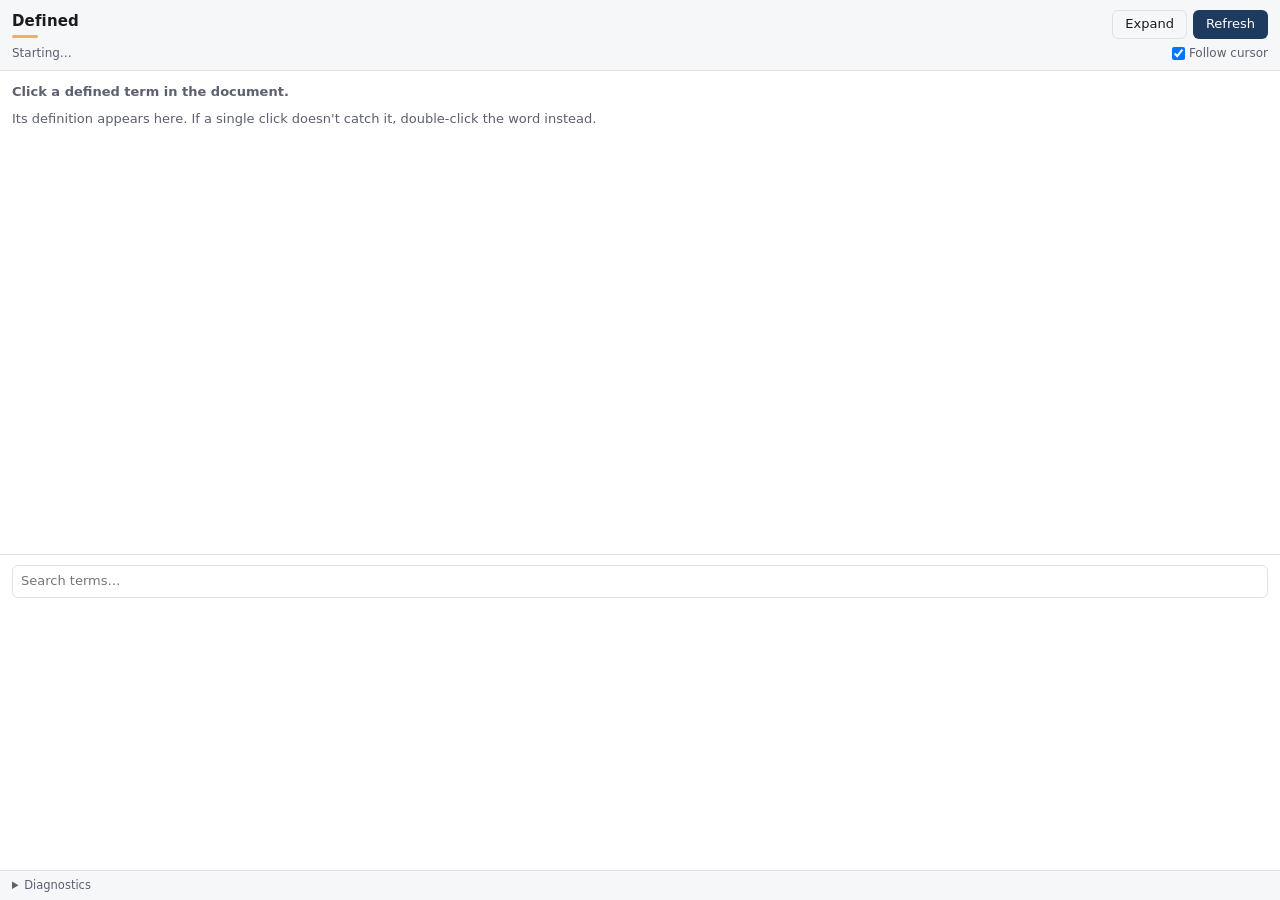
<file: index.html>
<!DOCTYPE html>
<html lang="en">
<head>
  <meta charset="UTF-8">
  <meta name="viewport" content="width=device-width, initial-scale=1">
  <title>Defined</title>
  <!-- Office.js must be loaded from Microsoft's CDN; this is how every add-in
       works. It carries no document content. See README "Privacy". -->
  <script src="https://appsforoffice.microsoft.com/lib/1/hosted/office.js"></script>
  <link rel="stylesheet" href="taskpane.css?v=6">
</head>
<body>

  <header class="bar">
    <div class="bar-main">
      <h1>Defined</h1>
      <span class="bar-actions">
        <button id="expand" type="button" class="btn ghost"
                title="Give the definition the whole pane">Expand</button>
        <button id="refresh" type="button" class="btn" title="Re-scan the document">Refresh</button>
      </span>
    </div>
    <div class="bar-sub">
      <span id="status">Starting…</span>
      <label class="toggle">
        <input type="checkbox" id="follow" checked>
        <span>Follow cursor</span>
      </label>
    </div>
  </header>

  <section id="definition" class="definition">
    <div class="empty">
      <p><strong>Click a defined term in the document.</strong></p>
      <p>Its definition appears here. If a single click doesn't catch it,
         double-click the word instead.</p>
    </div>
  </section>

  <section class="browse">
    <input type="search" id="search" class="search" placeholder="Search terms…"
           autocomplete="off" spellcheck="false">
    <div id="count" class="count"></div>
    <ul id="list" class="list"></ul>
  </section>

  <details class="diag">
    <summary>Diagnostics</summary>
    <div id="diag-body">Nothing yet.</div>
  </details>

  <script src="terms.js?v=6"></script>
  <script src="app.js?v=6"></script>
</body>
</html>
</file>
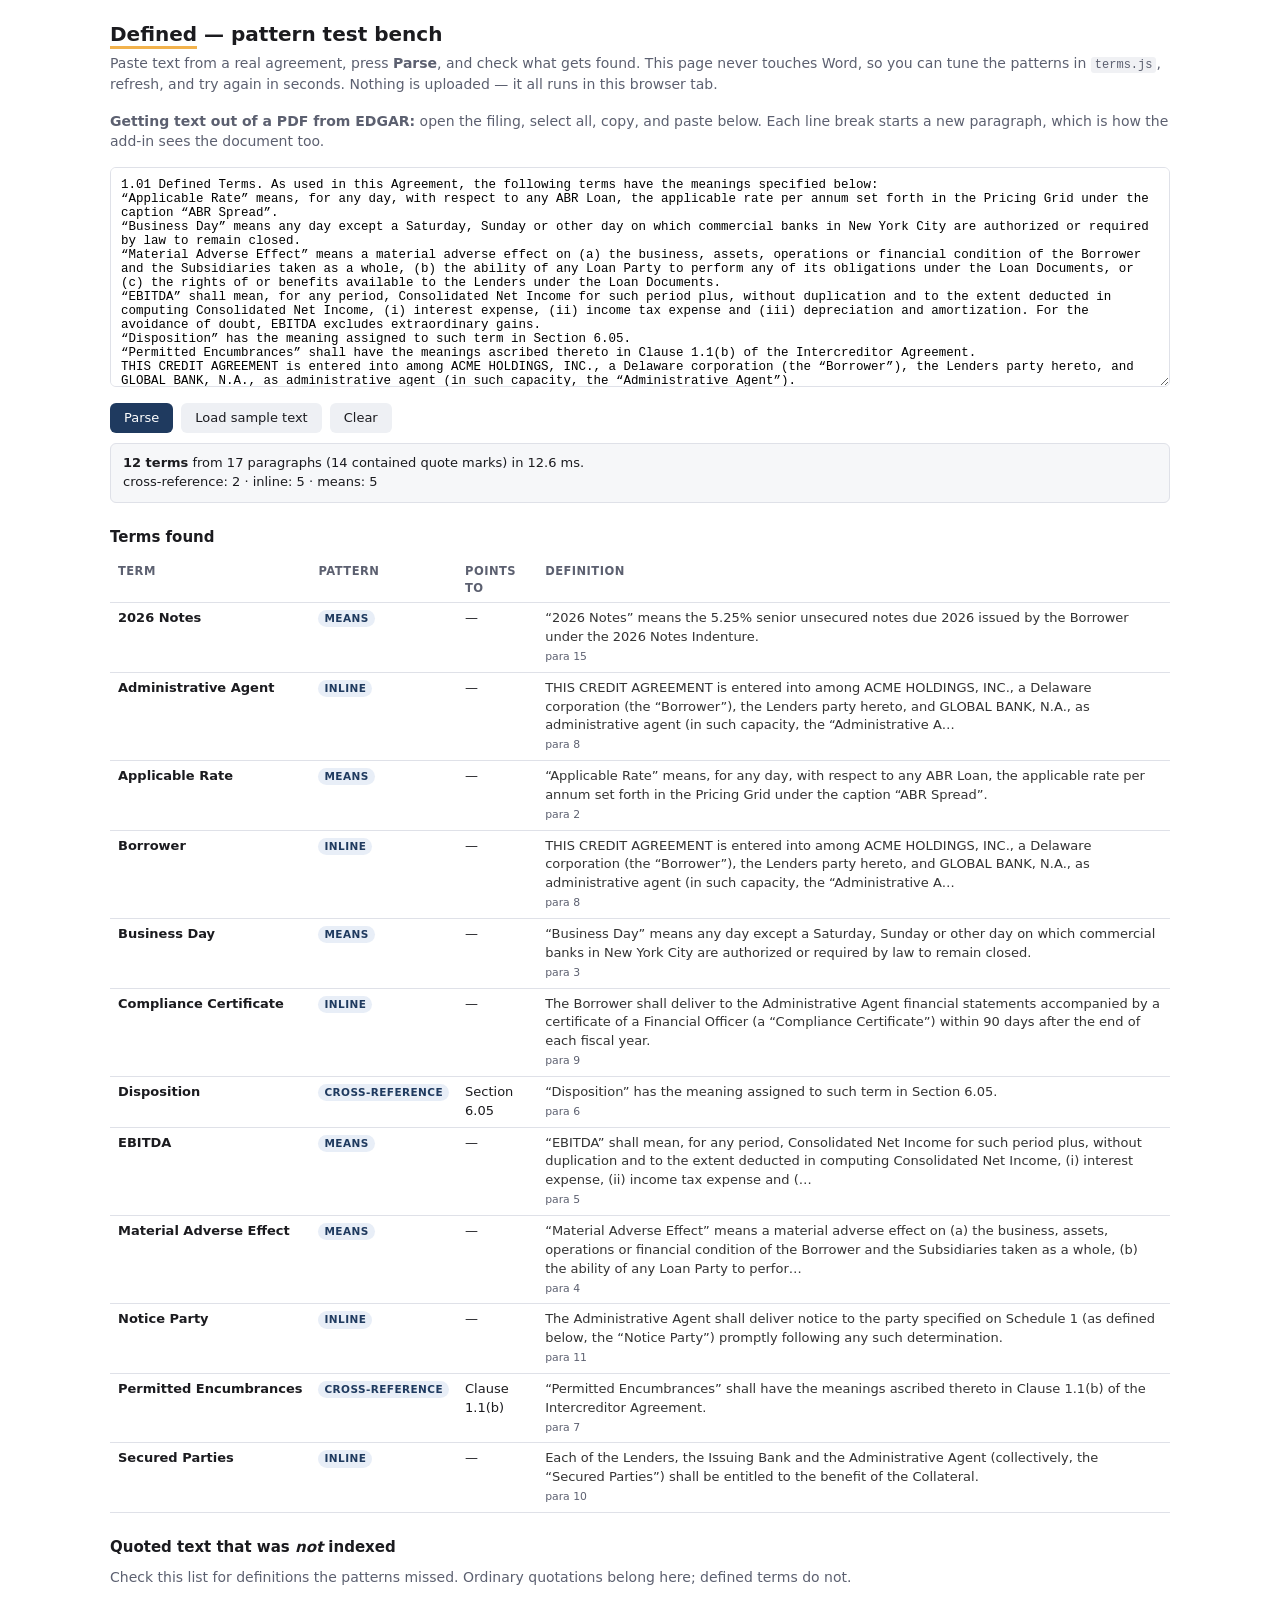
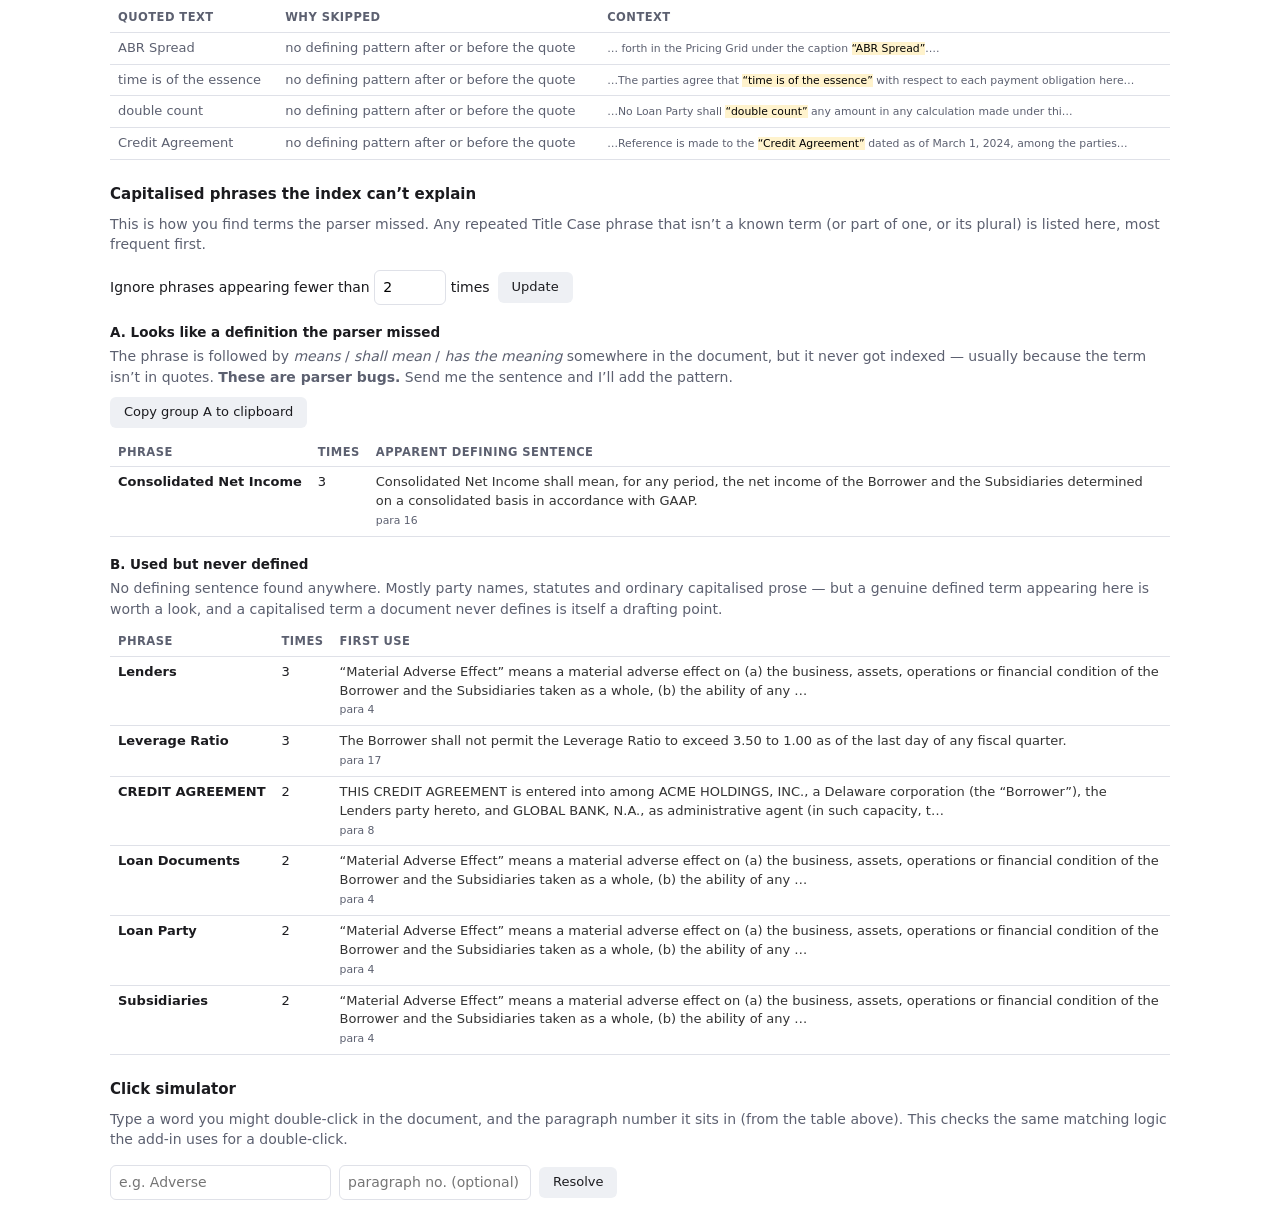
<file: test.html>
<!DOCTYPE html>
<html lang="en">
<head>
<meta charset="UTF-8">
<meta name="viewport" content="width=device-width, initial-scale=1">
<title>Defined — pattern test bench</title>
<style>
  :root { --line:#dfe1e8; --dim:#5c6070; --accent:#1f3a5f; --amber:#f2b24c; }
  * { box-sizing: border-box; }
  body { margin:0; padding:20px; max-width:1100px; margin-inline:auto;
         font-family:"Segoe UI",system-ui,sans-serif; font-size:14px;
         line-height:1.45; color:#1b1b1f; }
  h1 { font-size:20px; margin:0 0 4px; }
  h1 span { border-bottom:3px solid var(--amber); }
  h2 { font-size:15px; margin:24px 0 8px; }
  p.lede { color:var(--dim); margin:0 0 16px; }
  textarea { width:100%; height:220px; padding:10px; font-family:Consolas,monospace;
             font-size:12.5px; border:1px solid var(--line); border-radius:6px; }
  .row { display:flex; gap:8px; align-items:center; flex-wrap:wrap; margin:10px 0; }
  button { font:inherit; font-size:13px; padding:6px 14px; color:#fff;
           background:var(--accent); border:0; border-radius:6px; cursor:pointer; }
  button.ghost { background:#eef0f4; color:#1b1b1f; }
  input[type=text] { font:inherit; padding:6px 8px; border:1px solid var(--line);
                     border-radius:6px; }
  .stats { background:#f6f7f9; border:1px solid var(--line); border-radius:6px;
           padding:10px 12px; font-size:13px; }
  table { width:100%; border-collapse:collapse; margin-top:8px; }
  th,td { text-align:left; vertical-align:top; padding:6px 8px;
          border-bottom:1px solid var(--line); font-size:13px; }
  th { font-size:11.5px; text-transform:uppercase; letter-spacing:.04em;
       color:var(--dim); }
  td.term { font-weight:600; white-space:nowrap; }
  td.def { color:#333; }
  .badge { display:inline-block; font-size:10.5px; font-weight:600; padding:1px 6px;
           border-radius:10px; background:#e8eef7; color:var(--accent);
           text-transform:uppercase; letter-spacing:.04em; white-space:nowrap; }
  .badge.weak { background:#eee; color:var(--dim); }
  .rejected td { color:var(--dim); }
  details { margin-top:8px; }
  summary { cursor:pointer; font-weight:600; }
  mark { background:#fff3cd; }
  code { background:#f0f1f4; padding:1px 4px; border-radius:3px; font-size:12px; }
</style>
</head>
<body>

<h1><span>Defined</span> — pattern test bench</h1>
<p class="lede">
  Paste text from a real agreement, press <strong>Parse</strong>, and check what
  gets found. This page never touches Word, so you can tune the patterns in
  <code>terms.js</code>, refresh, and try again in seconds. Nothing is uploaded —
  it all runs in this browser tab.
</p>

<p class="lede">
  <strong>Getting text out of a PDF from EDGAR:</strong> open the filing, select
  all, copy, and paste below. Each line break starts a new paragraph, which is
  how the add-in sees the document too.
</p>

<textarea id="input" spellcheck="false"></textarea>

<div class="row">
  <button id="parse">Parse</button>
  <button id="sample" class="ghost">Load sample text</button>
  <button id="clear" class="ghost">Clear</button>
</div>

<div id="stats" class="stats">Not parsed yet.</div>

<h2>Terms found</h2>
<table id="found">
  <thead><tr><th>Term</th><th>Pattern</th><th>Points to</th><th>Definition</th></tr></thead>
  <tbody></tbody>
</table>

<h2>Quoted text that was <em>not</em> indexed</h2>
<p class="lede">
  Check this list for definitions the patterns missed. Ordinary quotations
  belong here; defined terms do not.
</p>
<table id="rejected">
  <thead><tr><th>Quoted text</th><th>Why skipped</th><th>Context</th></tr></thead>
  <tbody></tbody>
</table>

<h2>Capitalised phrases the index can&rsquo;t explain</h2>
<p class="lede">
  This is how you find terms the parser missed. Any repeated Title Case phrase
  that isn&rsquo;t a known term (or part of one, or its plural) is listed here,
  most frequent first.
</p>
<div class="row">
  <label>Ignore phrases appearing fewer than
    <input type="text" id="minCount" value="2" size="3"> times</label>
  <button id="rescan" class="ghost">Update</button>
</div>

<h3 style="font-size:13.5px;margin:18px 0 4px">
  A. Looks like a definition the parser missed
</h3>
<p class="lede" style="margin-bottom:6px">
  The phrase is followed by <em>means</em> / <em>shall mean</em> / <em>has the
  meaning</em> somewhere in the document, but it never got indexed &mdash;
  usually because the term isn&rsquo;t in quotes. <strong>These are parser
  bugs.</strong> Send me the sentence and I&rsquo;ll add the pattern.
</p>
<div class="row">
  <button id="copyA" class="ghost">Copy group A to clipboard</button>
  <span id="copyAOut" style="color:var(--dim)"></span>
</div>
<table id="missed">
  <thead><tr><th>Phrase</th><th>Times</th><th>Apparent defining sentence</th></tr></thead>
  <tbody></tbody>
</table>

<h3 style="font-size:13.5px;margin:18px 0 4px">
  B. Used but never defined
</h3>
<p class="lede" style="margin-bottom:6px">
  No defining sentence found anywhere. Mostly party names, statutes and
  ordinary capitalised prose &mdash; but a genuine defined term appearing here
  is worth a look, and a capitalised term a document never defines is itself a
  drafting point.
</p>
<table id="undefined">
  <thead><tr><th>Phrase</th><th>Times</th><th>First use</th></tr></thead>
  <tbody></tbody>
</table>

<h2>Click simulator</h2>
<p class="lede">
  Type a word you might double-click in the document, and the paragraph number
  it sits in (from the table above). This checks the same matching logic the
  add-in uses for a double-click.
</p>
<div class="row">
  <input type="text" id="simWord" placeholder="e.g. Adverse" size="24">
  <input type="text" id="simPara" placeholder="paragraph no. (optional)" size="20">
  <button id="simRun" class="ghost">Resolve</button>
  <span id="simOut"></span>
</div>

<script src="terms.js?v=6"></script>
<script>
(function () {
  'use strict';
  var T = window.DefinedTerms;
  var index = null, paras = [];

  var SAMPLE = [
    '1.01 Defined Terms. As used in this Agreement, the following terms have the meanings specified below:',
    '“Applicable Rate” means, for any day, with respect to any ABR Loan, the applicable rate per annum set forth in the Pricing Grid under the caption “ABR Spread”.',
    '“Business Day” means any day except a Saturday, Sunday or other day on which commercial banks in New York City are authorized or required by law to remain closed.',
    '“Material Adverse Effect” means a material adverse effect on (a) the business, assets, operations or financial condition of the Borrower and the Subsidiaries taken as a whole, (b) the ability of any Loan Party to perform any of its obligations under the Loan Documents, or (c) the rights of or benefits available to the Lenders under the Loan Documents.',
    '“EBITDA” shall mean, for any period, Consolidated Net Income for such period plus, without duplication and to the extent deducted in computing Consolidated Net Income, (i) interest expense, (ii) income tax expense and (iii) depreciation and amortization. For the avoidance of doubt, EBITDA excludes extraordinary gains.',
    '“Disposition” has the meaning assigned to such term in Section 6.05.',
    '“Permitted Encumbrances” shall have the meanings ascribed thereto in Clause 1.1(b) of the Intercreditor Agreement.',
    'THIS CREDIT AGREEMENT is entered into among ACME HOLDINGS, INC., a Delaware corporation (the “Borrower”), the Lenders party hereto, and GLOBAL BANK, N.A., as administrative agent (in such capacity, the “Administrative Agent”).',
    'The Borrower shall deliver to the Administrative Agent financial statements accompanied by a certificate of a Financial Officer (a “Compliance Certificate”) within 90 days after the end of each fiscal year.',
    'Each of the Lenders, the Issuing Bank and the Administrative Agent (collectively, the “Secured Parties”) shall be entitled to the benefit of the Collateral.',
    'The Administrative Agent shall deliver notice to the party specified on Schedule 1 (as defined below, the “Notice Party”) promptly following any such determination.',
    'The parties agree that “time is of the essence” with respect to each payment obligation hereunder.',
    'No Loan Party shall “double count” any amount in any calculation made under this Section 6.12.',
    'Reference is made to the “Credit Agreement” dated as of March 1, 2024, among the parties hereto.',
    '“2026 Notes” means the 5.25% senior unsecured notes due 2026 issued by the Borrower under the 2026 Notes Indenture.',
    'Consolidated Net Income shall mean, for any period, the net income of the Borrower and the Subsidiaries determined on a consolidated basis in accordance with GAAP.',
    'The Borrower shall not permit the Leverage Ratio to exceed 3.50 to 1.00 as of the last day of any fiscal quarter. The Leverage Ratio shall be calculated on a pro forma basis. Any failure to comply with the Leverage Ratio shall constitute an Event of Default.'
  ].join('\n');

  var KIND_LABEL = { means:'means', crossref:'cross-reference',
                     inline:'inline', 'inline?':'inline (uncertain)' };

  function esc(s) {
    return String(s == null ? '' : s).replace(/&/g,'&amp;')
      .replace(/</g,'&lt;').replace(/>/g,'&gt;').replace(/"/g,'&quot;');
  }
  function clip(s, n) {
    var t = String(s).replace(/\s+/g,' ');
    return t.length > n ? t.slice(0, n-1) + '…' : t;
  }

  function parse() {
    paras = document.getElementById('input').value.split(/\n+/)
      .map(function (s) { return s.replace(/^\s+|\s+$/g,''); })
      .filter(function (s) { return s.length > 0; });

    var t0 = performance.now();
    index = T.buildIndex(paras);
    var ms = (performance.now() - t0).toFixed(1);

    var byKind = {};
    index.terms.forEach(function (t) { byKind[t.kind] = (byKind[t.kind]||0) + 1; });
    var breakdown = Object.keys(byKind).sort().map(function (k) {
      return (KIND_LABEL[k]||k) + ': ' + byKind[k];
    }).join(' · ') || 'none';

    document.getElementById('stats').innerHTML =
      '<strong>' + index.terms.length + ' terms</strong> from ' +
      paras.length + ' paragraphs (' + index.paragraphsWithQuotes +
      ' contained quote marks) in ' + ms + ' ms.<br>' + esc(breakdown);

    renderFound();
    renderRejected();
    renderSuspects();
  }

  /* Phrases the index cannot account for, split by whether the document
     appears to define them. Group A are parser gaps; group B are not. */
  function renderSuspects() {
    var min = parseInt(document.getElementById('minCount').value, 10);
    if (isNaN(min) || min < 1) min = 1;
    var suspects = T.findSuspects(paras, index, { minCount: min });

    function rows(items, emptyMsg) {
      if (!items.length) return '<tr><td colspan="3">' + emptyMsg + '</td></tr>';
      return items.map(function (s) {
        return '<tr><td class="term">' + esc(s.phrase) + '</td>' +
               '<td>' + s.count + '</td>' +
               '<td class="def">' + esc(clip(s.sample, 200)) +
               '<br><small style="color:#5c6070">para ' + (s.paragraph+1) + '</small></td></tr>';
      }).join('');
    }

    var missed = suspects.filter(function (s) { return s.defining; });
    var undef  = suspects.filter(function (s) { return !s.defining; });

    document.querySelector('#missed tbody').innerHTML =
      rows(missed, 'None — every apparent definition was indexed.');
    document.querySelector('#undefined tbody').innerHTML =
      rows(undef.slice(0, 80), 'None.') +
      (undef.length > 80
        ? '<tr><td colspan="3"><small>…and ' + (undef.length - 80) +
          ' more below the display limit.</small></td></tr>'
        : '');
  }

  function renderFound() {
    var rows = index.terms.map(function (t) {
      var weak = t.confidence < 2 ? ' weak' : '';
      return '<tr>' +
        '<td class="term">' + esc(t.term) + '</td>' +
        '<td><span class="badge' + weak + '">' + esc(KIND_LABEL[t.kind]||t.kind) + '</span></td>' +
        '<td>' + esc(t.pointer || '—') + '</td>' +
        '<td class="def">' + esc(clip(t.text, 220)) +
          '<br><small style="color:#5c6070">para ' + (t.paragraph+1) +
          (t.alternates.length ? ' · ' + t.alternates.length + ' other definition(s)' : '') +
          '</small></td>' +
      '</tr>';
    }).join('');
    document.querySelector('#found tbody').innerHTML =
      rows || '<tr><td colspan="4">Nothing found.</td></tr>';
  }

  /* Re-walk the quoted spans and show the ones buildIndex threw away, with the
     reason. This is where you spot patterns that need adding. */
  function renderRejected() {
    var internals = T._internals;
    var re = internals.QUOTED_RE;
    var rows = [];

    for (var i = 0; i < paras.length; i++) {
      var text = paras[i];
      re.lastIndex = 0;
      var m;
      while ((m = re.exec(text)) !== null) {
        var span = { start: m.index, end: m.index + m[0].length };
        var hit = internals.classify(text, span);
        var reason = null;
        if (!hit) {
          reason = 'no defining pattern after or before the quote';
        } else if (!internals.isPlausibleTerm(m[1], hit.kind)) {
          reason = 'matched "' + (KIND_LABEL[hit.kind]||hit.kind) +
                   '" but rejected as implausible';
        }
        if (!reason) continue;

        var ctxStart = Math.max(0, span.start - 45);
        var context = esc(text.slice(ctxStart, span.start)) +
                      '<mark>' + esc(m[0]) + '</mark>' +
                      esc(text.slice(span.end, span.end + 45));
        rows.push('<tr class="rejected"><td>' + esc(clip(m[1], 50)) + '</td>' +
                  '<td>' + esc(reason) + '</td>' +
                  '<td><small>…' + context + '…</small></td></tr>');
      }
    }
    document.querySelector('#rejected tbody').innerHTML =
      rows.join('') || '<tr><td colspan="3">Every quoted span was indexed.</td></tr>';
  }

  function simulate() {
    var out = document.getElementById('simOut');
    if (!index) { out.textContent = 'Parse something first.'; return; }
    var word = document.getElementById('simWord').value;
    var pn = parseInt(document.getElementById('simPara').value, 10);
    var paraText = (!isNaN(pn) && paras[pn-1]) ? paras[pn-1] : '';
    var r = T.matchSelectionText(word, index, paraText);
    out.innerHTML = r
      ? '→ <strong>' + esc(r.term) + '</strong> <span class="badge">' +
        esc(KIND_LABEL[r.kind]||r.kind) + '</span>'
      : '→ no match';
  }

  document.getElementById('parse').addEventListener('click', parse);
  document.getElementById('rescan').addEventListener('click', renderSuspects);

  /* Copy group A as plain text, ready to paste straight into a chat. */
  document.getElementById('copyA').addEventListener('click', function () {
    var out = document.getElementById('copyAOut');
    if (!index) { out.textContent = 'Parse something first.'; return; }
    var min = parseInt(document.getElementById('minCount').value, 10);
    if (isNaN(min) || min < 1) min = 1;
    var A = T.findSuspects(paras, index, { minCount: min })
             .filter(function (s) { return s.defining; });

    if (!A.length) {
      out.textContent = 'Group A is empty — nothing to copy.';
      return;
    }
    var text = 'GROUP A — apparent definitions the parser missed (' +
               A.length + ' of ' + index.terms.length + ' indexed terms, ' +
               paras.length + ' paragraphs)\n\n' +
               A.map(function (s) {
                 return '* ' + s.phrase + '  (' + s.count + ' uses, para ' +
                        (s.paragraph + 1) + ')\n    ' + s.sample;
               }).join('\n\n');

    copyText(text, function (ok) {
      out.textContent = ok
        ? 'Copied ' + A.length + ' entries — paste them to Claude.'
        : 'Copy failed; select the table manually.';
    });
  });

  /* navigator.clipboard needs a secure context and isn't available everywhere,
     so fall back to the old execCommand trick. */
  function copyText(text, done) {
    if (navigator.clipboard && navigator.clipboard.writeText) {
      navigator.clipboard.writeText(text)
        .then(function () { done(true); })
        .catch(function () { done(legacyCopy(text)); });
      return;
    }
    done(legacyCopy(text));
  }

  function legacyCopy(text) {
    try {
      var ta = document.createElement('textarea');
      ta.value = text;
      ta.style.position = 'fixed';
      ta.style.opacity = '0';
      document.body.appendChild(ta);
      ta.select();
      var ok = document.execCommand('copy');
      document.body.removeChild(ta);
      return ok;
    } catch (e) {
      return false;
    }
  }
  document.getElementById('simRun').addEventListener('click', simulate);
  document.getElementById('sample').addEventListener('click', function () {
    document.getElementById('input').value = SAMPLE;
    parse();
  });
  document.getElementById('clear').addEventListener('click', function () {
    document.getElementById('input').value = '';
    document.getElementById('stats').textContent = 'Not parsed yet.';
    ['#found', '#rejected', '#missed', '#undefined'].forEach(function (sel) {
      document.querySelector(sel + ' tbody').innerHTML = '';
    });
  });

  document.getElementById('input').value = SAMPLE;
  parse();
})();
</script>
</body>
</html>
</file>
<file: taskpane.css>
/* Defined — task pane styling.
   Task panes are narrow (often ~320px) and can be resized, so everything is
   fluid. Colours follow the Word UI: light by default, dark when the OS is. */

:root {
  --bg: #ffffff;
  --bg-soft: #f6f7f9;
  --bg-sunk: #eef0f4;
  --text: #1b1b1f;
  --text-dim: #5c6070;
  --line: #dfe1e8;
  --accent: #1f3a5f;
  --accent-soft: #e8eef7;
  --amber: #f2b24c;
  --mark: #fff3cd;
  --radius: 6px;
}

@media (prefers-color-scheme: dark) {
  :root {
    --bg: #1f1f22;
    --bg-soft: #27272b;
    --bg-sunk: #2e2e34;
    --text: #ececf0;
    --text-dim: #a2a6b4;
    --line: #3a3a42;
    --accent: #8ab4f8;
    --accent-soft: #2b3a52;
    --amber: #f2b24c;
    --mark: #5a4a1e;
  }
}

* { box-sizing: border-box; }

html, body {
  margin: 0;
  padding: 0;
  height: 100%;
}

body {
  display: flex;
  flex-direction: column;
  font-family: "Segoe UI", "Segoe UI Web (West European)", -apple-system,
               BlinkMacSystemFont, system-ui, sans-serif;
  font-size: 14px;
  line-height: 1.45;
  color: var(--text);
  background: var(--bg);
  overflow: hidden;
}

/* ---------- header ---------- */

.bar {
  flex: 0 0 auto;
  padding: 10px 12px 8px;
  border-bottom: 1px solid var(--line);
  background: var(--bg-soft);
}

.bar-main {
  display: flex;
  align-items: center;
  justify-content: space-between;
  gap: 8px;
}

.bar-actions {
  display: inline-flex;
  gap: 6px;
  flex: 0 0 auto;
}

.bar h1 {
  margin: 0;
  font-size: 15px;
  font-weight: 600;
  letter-spacing: 0.01em;
}

.bar h1::after {
  content: "";
  display: block;
  width: 26px;
  height: 3px;
  margin-top: 3px;
  background: var(--amber);
  border-radius: 2px;
}

.bar-sub {
  display: flex;
  align-items: center;
  justify-content: space-between;
  gap: 8px;
  margin-top: 6px;
  font-size: 12px;
  color: var(--text-dim);
}

.toggle {
  display: inline-flex;
  align-items: center;
  gap: 4px;
  cursor: pointer;
  white-space: nowrap;
}

.toggle input { margin: 0; }

.btn {
  font: inherit;
  font-size: 13px;
  padding: 4px 12px;
  color: #fff;
  background: var(--accent);
  border: 1px solid transparent;
  border-radius: var(--radius);
  cursor: pointer;
}

.btn:hover { filter: brightness(1.12); }
.btn:disabled { opacity: 0.55; cursor: default; filter: none; }

.btn.ghost {
  color: var(--text);
  background: transparent;
  border-color: var(--line);
}

@media (prefers-color-scheme: dark) {
  .btn { color: #16181d; }
}

/* ---------- definition card ---------- */

/* The definition and the list split the pane 3:2 and each scroll internally.
   flex-basis MUST be 0 rather than auto: with auto, the 100+ item list has a
   huge content height, flexbox shrinks the definition to nothing, and you see
   a single line. min-height stops it collapsing in a very short pane. */
.definition {
  flex: 3 1 0;
  min-height: 110px;
  overflow-y: auto;
  padding: 12px;
  border-bottom: 1px solid var(--line);
}

/* "Expand" hides the list so a long definition gets the whole pane. */
body.expanded .browse { display: none; }
body.expanded .definition { flex: 1 1 auto; }

.definition .empty {
  color: var(--text-dim);
  font-size: 13px;
}

.definition .empty p { margin: 0 0 8px; }

.term-head {
  display: flex;
  align-items: baseline;
  flex-wrap: wrap;
  gap: 6px;
  margin-bottom: 6px;
}

.term-name {
  font-size: 15px;
  font-weight: 650;
  color: var(--text);
}

.badge {
  font-size: 10.5px;
  font-weight: 600;
  text-transform: uppercase;
  letter-spacing: 0.04em;
  padding: 1px 6px;
  border-radius: 10px;
  background: var(--accent-soft);
  color: var(--accent);
  white-space: nowrap;
}

.badge.weak { background: var(--bg-sunk); color: var(--text-dim); }

.term-body {
  white-space: pre-wrap;
  word-wrap: break-word;
  overflow-wrap: anywhere;
  font-size: 13.5px;
}

.term-body mark {
  background: var(--mark);
  color: inherit;
  border-radius: 2px;
  padding: 0 1px;
}

.term-meta {
  margin-top: 8px;
  font-size: 11.5px;
  color: var(--text-dim);
}

/* Other defined terms overlapping the clicked word. */
.also {
  display: flex;
  align-items: center;
  flex-wrap: wrap;
  gap: 5px;
  margin-top: 10px;
  font-size: 11.5px;
  color: var(--text-dim);
}

.chip {
  font: inherit;
  font-size: 12px;
  padding: 2px 9px;
  color: var(--accent);
  background: var(--accent-soft);
  border: 1px solid transparent;
  border-radius: 11px;
  cursor: pointer;
}

.chip:hover { border-color: var(--accent); }

.alt {
  margin-top: 10px;
  padding-top: 8px;
  border-top: 1px dashed var(--line);
  font-size: 12.5px;
  color: var(--text-dim);
}

.alt-head {
  font-weight: 600;
  margin-bottom: 3px;
}

/* ---------- browse list ---------- */

.browse {
  flex: 2 1 0;
  display: flex;
  flex-direction: column;
  min-height: 92px;
  padding: 10px 12px 0;
}

.search {
  font: inherit;
  font-size: 13px;
  width: 100%;
  padding: 6px 8px;
  color: var(--text);
  background: var(--bg);
  border: 1px solid var(--line);
  border-radius: var(--radius);
}

.search:focus {
  outline: 2px solid var(--accent);
  outline-offset: -1px;
}

.count {
  flex: 0 0 auto;
  padding: 6px 2px 4px;
  font-size: 11.5px;
  color: var(--text-dim);
}

.list {
  flex: 1 1 auto;
  min-height: 0;
  overflow-y: auto;
  margin: 0 -12px 0 0;
  padding: 0 12px 12px 0;
  list-style: none;
}

.list li {
  padding: 5px 6px;
  border-radius: var(--radius);
  cursor: pointer;
  font-size: 13px;
  border: 1px solid transparent;
}

.list li:hover { background: var(--bg-soft); }

.list li.active {
  background: var(--accent-soft);
  border-color: var(--accent);
}

.list .li-term { font-weight: 550; }

.list .li-hint {
  display: block;
  font-size: 11.5px;
  color: var(--text-dim);
  white-space: nowrap;
  overflow: hidden;
  text-overflow: ellipsis;
}

/* ---------- diagnostics ---------- */

.diag {
  flex: 0 0 auto;
  border-top: 1px solid var(--line);
  padding: 6px 12px;
  font-size: 11.5px;
  color: var(--text-dim);
  background: var(--bg-soft);
}

.diag summary { cursor: pointer; }

#diag-body {
  padding-top: 6px;
  white-space: pre-wrap;
  word-break: break-word;
  font-family: Consolas, "Cascadia Mono", monospace;
  font-size: 11px;
}
</file>
